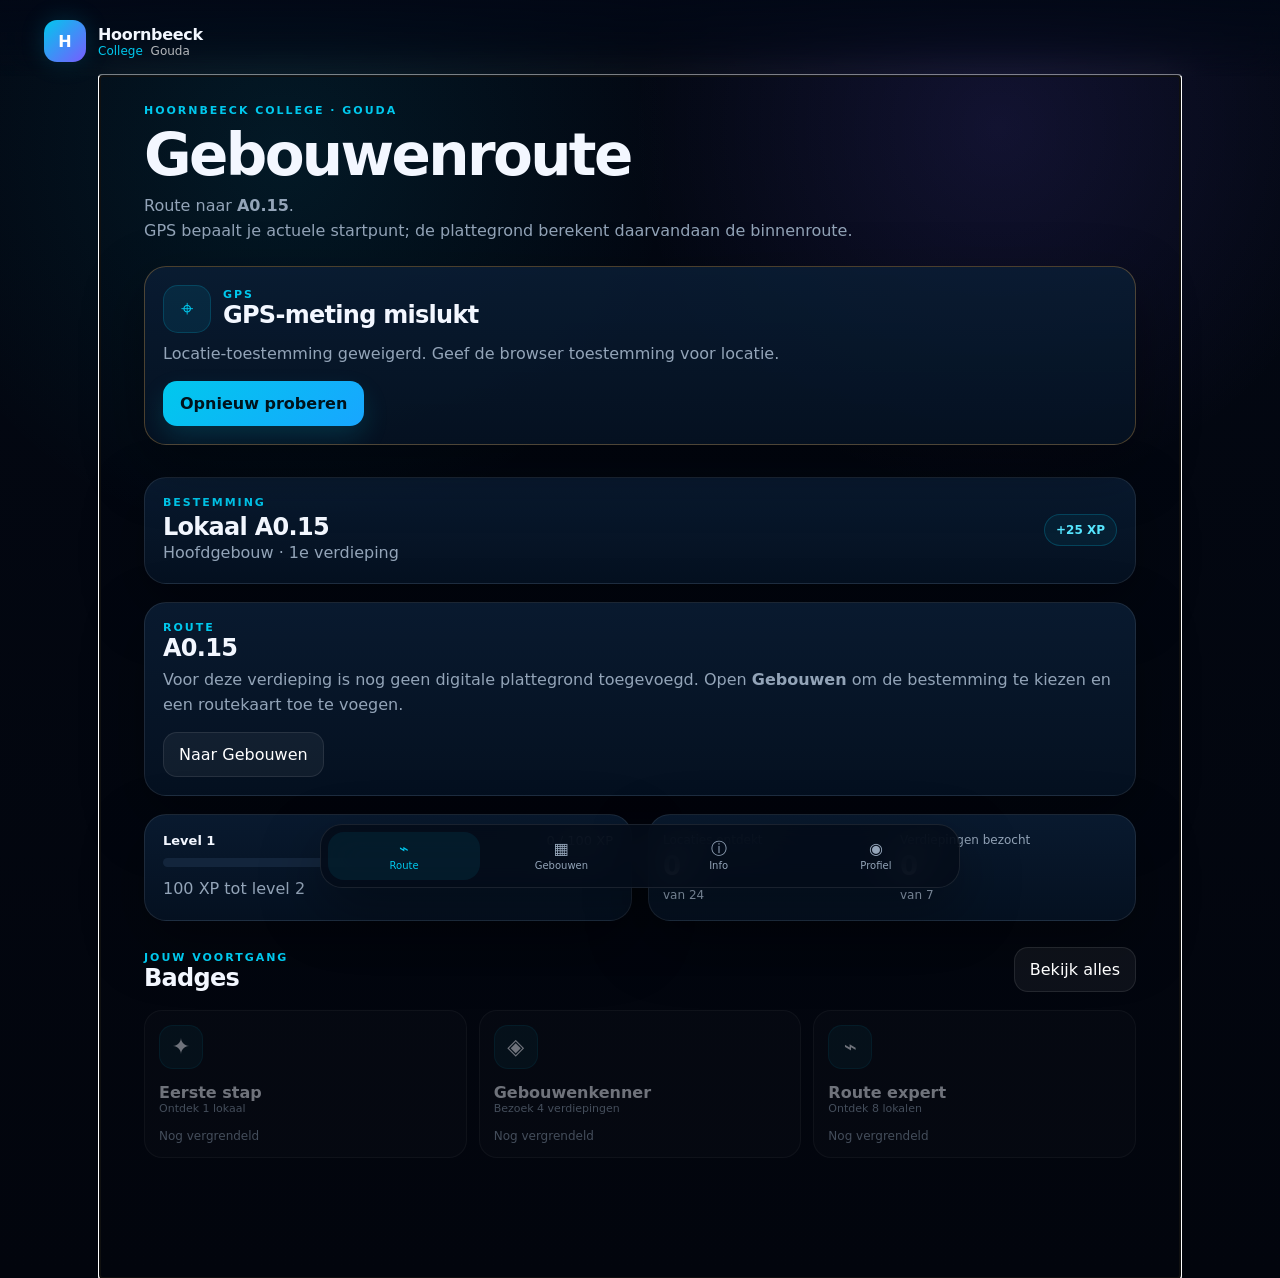
<file: index.html>
<!DOCTYPE html>
<html lang="nl">
<head>
  <meta charset="UTF-8" />
  <meta name="viewport" content="width=device-width, initial-scale=1.0, viewport-fit=cover" />
  <meta name="theme-color" content="#061327" />
  <meta name="description" content="Hoornbeeck Campusroute PWA — ontdek lokalen, verdiepingen en verdien XP en badges." />
  <link rel="manifest" href="manifest.json" />
  <link rel="icon" href="icons/icon-192.png" />
  <link rel="apple-touch-icon" href="icons/icon-192.png" />
  <link rel="stylesheet" href="styles.css?v=9-lokaalkeuze" />
  <title>Gebouwenroute · Hoornbeeck Gouda</title>
</head>
<body>
  <div class="app-shell">
    <header class="topbar">
      <div class="brand" aria-label="Hoornbeeck College Gouda">
        <div class="brand-mark">H</div>
        <div>
          <div class="brand-title">Hoornbeeck</div>
          <div class="brand-subtitle">College <span>Gouda</span></div>
        </div>
      </div>
      <button class="icon-button" id="installBtn" hidden aria-label="Installeer app">＋</button>
    </header>

    <main id="app" class="main-content" tabindex="-1"></main>

    <nav class="bottom-nav" aria-label="Hoofdnavigatie">
      <button class="nav-item is-active" data-route="route">
        <span class="nav-icon">⌁</span><span>Route</span>
      </button>
      <button class="nav-item" data-route="buildings">
        <span class="nav-icon">▦</span><span>Gebouwen</span>
      </button>
      <button class="nav-item" data-route="info">
        <span class="nav-icon">ⓘ</span><span>Info</span>
      </button>
      <button class="nav-item" data-route="profile">
        <span class="nav-icon">◉</span><span>Profiel</span>
      </button>
    </nav>
  </div>

  <div id="toast" class="toast" role="status" aria-live="polite"></div>
  <script src="app.js?v=9-lokaalkeuze"></script>
</body>
</html>
</file>
<file: styles.css>
:root {
  --bg: #020816;
  --panel: #07172b;
  --panel-2: #0a1d34;
  --text: #f3f7ff;
  --muted: #93a4b8;
  --cyan: #00c8ed;
  --cyan-2: #57e6ff;
  --purple: #785cff;
  --line: rgba(255,255,255,.09);
  --success: #30d99d;
  --warning: #f5b84c;
  --shadow: 0 22px 60px rgba(0,0,0,.35);
  --radius: 22px;
}

* { box-sizing: border-box; }
html { scroll-behavior: smooth; }
body {
  margin: 0;
  min-height: 100vh;
  font-family: Inter, ui-sans-serif, system-ui, -apple-system, BlinkMacSystemFont, "Segoe UI", sans-serif;
  background:
    radial-gradient(circle at 22% 12%, rgba(0, 200, 237, .09), transparent 26%),
    radial-gradient(circle at 78% 10%, rgba(120, 92, 255, .13), transparent 24%),
    linear-gradient(180deg, #030813 0%, #02050d 100%);
  color: var(--text);
}
button, input, select { font: inherit; }
button { border: 0; }
.app-shell { min-height: 100vh; }

.topbar {
  position: sticky;
  top: 0;
  z-index: 20;
  display: flex;
  align-items: center;
  justify-content: space-between;
  padding: 20px clamp(18px, 4vw, 44px) 14px;
  backdrop-filter: blur(16px);
  background: linear-gradient(180deg, rgba(2,8,22,.92), rgba(2,8,22,.62), transparent);
}
.brand { display: flex; gap: 12px; align-items: center; }
.brand-mark {
  width: 42px; height: 42px; border-radius: 13px;
  display: grid; place-items: center;
  color: #fff; font-weight: 900;
  background: linear-gradient(135deg, var(--cyan), var(--purple));
  box-shadow: 0 0 24px rgba(0,200,237,.18);
}
.brand-title { font-weight: 800; letter-spacing: -.02em; }
.brand-subtitle { font-size: 12px; color: var(--cyan); }
.brand-subtitle span { color: #fff; opacity: .7; margin-left: 4px; }
.icon-button {
  width: 40px; height: 40px; border-radius: 50%; background: rgba(255,255,255,.06);
  color: #fff; cursor: pointer; border: 1px solid var(--line);
}

.main-content {
  width: min(1080px, 100%);
  margin: 0 auto;
  padding: 6px clamp(18px, 4vw, 44px) 120px;
}
.screen { display: grid; gap: 18px; }
.hero { padding: 22px 0 4px; }
.eyebrow { color: var(--cyan); text-transform: uppercase; letter-spacing: .18em; font-size: 11px; font-weight: 800; }
h1 { font-size: clamp(32px, 7vw, 58px); line-height: 1.02; margin: 9px 0; letter-spacing: -.045em; }
h2 { margin: 0; font-size: 24px; letter-spacing: -.03em; }
h3 { margin: 0; font-size: 17px; }
p { margin: 0; color: var(--muted); line-height: 1.55; }

.grid-2 { display: grid; grid-template-columns: repeat(2, minmax(0,1fr)); gap: 16px; }
.grid-3 { display: grid; grid-template-columns: repeat(3, minmax(0,1fr)); gap: 14px; }
.card {
  background: linear-gradient(180deg, rgba(10,29,52,.88), rgba(5,18,34,.92));
  border: 1px solid var(--line);
  border-radius: var(--radius);
  box-shadow: var(--shadow);
  padding: 18px;
}
.card.tight { padding: 14px; }

.route-visual {
  min-height: 390px;
  position: relative;
  overflow: hidden;
  background:
    linear-gradient(rgba(5, 17, 32, .72), rgba(5,17,32,.88)),
    radial-gradient(circle at 25% 45%, rgba(0,200,237,.13), transparent 24%),
    radial-gradient(circle at 68% 30%, rgba(120,92,255,.15), transparent 28%),
    #071426;
}
.route-visual::before {
  content: "";
  position: absolute; inset: -15%;
  background-image: linear-gradient(rgba(255,255,255,.04) 1px, transparent 1px), linear-gradient(90deg, rgba(255,255,255,.04) 1px, transparent 1px);
  background-size: 56px 56px;
  transform: rotate(-7deg) scale(1.15);
}
.route-lines { position: absolute; inset: 0; }
.route-line { position: absolute; height: 4px; border-radius: 999px; transform-origin: left center; box-shadow: 0 0 14px currentColor; }
.l1 { left: 15%; top: 75%; width: 44%; transform: rotate(-27deg); color: var(--purple); background: currentColor; }
.l2 { left: 42%; top: 55%; width: 26%; transform: rotate(32deg); color: var(--cyan); background: currentColor; }
.l3 { left: 61%; top: 68%; width: 19%; transform: rotate(-53deg); color: var(--cyan); background: currentColor; }
.route-pin {
  position: absolute; width: 18px; height: 18px; border-radius: 50%; border: 4px solid #061326;
  box-shadow: 0 0 0 3px rgba(255,255,255,.1), 0 0 18px currentColor;
}
.pin-start { left: 14%; top: 74%; color: var(--purple); background: var(--purple); }
.pin-mid { left: 56%; top: 53%; color: var(--cyan); background: var(--cyan); }
.pin-end { left: 79%; top: 34%; color: var(--cyan); background: var(--cyan); width: 22px; height: 22px; }
.visual-caption { position: absolute; left: 18px; bottom: 18px; }
.visual-caption strong { display: block; font-size: 20px; margin-top: 5px; }

.stop-card { display: flex; align-items: center; justify-content: space-between; gap: 16px; }
.stop-meta { display: flex; gap: 14px; align-items: center; }
.thumb { width: 64px; height: 64px; border-radius: 16px; background: linear-gradient(135deg, #263f59, #0c243d); display: grid; place-items: center; border: 1px solid var(--line); font-weight: 900; color: var(--cyan); }
.kicker { font-size: 12px; color: var(--muted); }
.local-id { font-weight: 900; font-size: 19px; margin-top: 2px; }
.badge-xp { display: inline-flex; align-items: center; gap: 6px; padding: 7px 10px; border: 1px solid rgba(0,200,237,.2); color: var(--cyan-2); border-radius: 999px; background: rgba(0,200,237,.06); font-weight: 700; font-size: 12px; }

.primary {
  background: linear-gradient(135deg, var(--cyan), #18a6ff);
  color: #00131c; font-weight: 900; padding: 13px 17px; border-radius: 14px; cursor: pointer;
  box-shadow: 0 12px 26px rgba(0, 200, 237, .15);
}
.secondary {
  background: rgba(255,255,255,.05); color: #fff; padding: 12px 15px; border-radius: 14px; cursor: pointer; border: 1px solid var(--line);
}
.primary:active,.secondary:active { transform: translateY(1px); }

.progress-wrap { display: grid; gap: 10px; }
.progress-top { display: flex; justify-content: space-between; gap: 12px; font-size: 13px; }
.progress { height: 9px; border-radius: 999px; background: #13253c; overflow: hidden; }
.progress > span { display: block; height: 100%; border-radius: inherit; background: linear-gradient(90deg, var(--cyan), var(--purple)); }
.stat strong { font-size: 26px; display: block; margin: 3px 0; }
.stat span { color: var(--muted); font-size: 12px; }

.section-head { display:flex; align-items: end; justify-content: space-between; gap: 16px; margin-top: 8px; }
.section-head p { font-size: 13px; }

.building-list { display:grid; gap: 12px; }
.building-row {
  display:grid; grid-template-columns: 1fr auto; gap: 16px; align-items:center;
  padding:16px; border-radius:18px; border:1px solid var(--line); background:rgba(255,255,255,.03);
}
.building-row:hover { border-color: rgba(0,200,237,.22); }
.row-main { display:flex; align-items:center; gap:12px; }
.floor-chips { display:flex; flex-wrap:wrap; gap:6px; margin-top:9px; }
.chip { font-size:11px; color:var(--muted); border:1px solid var(--line); padding:5px 8px; border-radius:999px; }
.chip.done { color: var(--success); border-color: rgba(48,217,157,.25); }

.detail-header { display:flex; align-items:flex-start; justify-content:space-between; gap:16px; }
.detail-title { display:flex; gap:14px; align-items:center; }
.big-icon { width:58px;height:58px;border-radius:18px; display:grid; place-items:center; font-weight:900; background:linear-gradient(145deg, rgba(0,200,237,.15), rgba(120,92,255,.2)); border:1px solid var(--line); color:var(--cyan); }
.floor-list { display:grid; gap:10px; }
.floor-card { display:flex; align-items:center; justify-content:space-between; gap:12px; padding:14px; border:1px solid var(--line); border-radius:16px; }
.floor-card.visited { border-color: rgba(48,217,157,.28); background: rgba(48,217,157,.04); }
.floor-card small { display:block; color:var(--muted); margin-top:3px; }

.badge-grid { display:grid; grid-template-columns: repeat(3, minmax(0,1fr)); gap: 12px; }
.badge {
  min-height: 148px; display:flex; flex-direction:column; justify-content:space-between; gap:10px;
  padding:14px; border-radius:18px; border:1px solid var(--line); background:rgba(255,255,255,.03);
}
.badge.locked { opacity:.45; }
.badge-icon { width:44px;height:44px;border-radius:14px;display:grid;place-items:center;font-size:22px;background:rgba(0,200,237,.09);border:1px solid rgba(0,200,237,.16); }
.badge-name { font-weight:800; }
.badge-req { font-size:11px;color:var(--muted); }

.timeline { display:grid; gap:9px; }
.activity { display:flex; align-items:flex-start; gap:10px; padding:13px; border:1px solid var(--line); border-radius:15px; }
.activity-dot { width:28px;height:28px;border-radius:10px;display:grid;place-items:center;background:rgba(0,200,237,.09);color:var(--cyan);flex:none; }
.activity strong { font-size:13px; }
.activity span { display:block; color:var(--muted); font-size:11px; margin-top:2px; }

.profile-head { display:flex; align-items:center; gap:14px; }
.avatar { width:64px;height:64px;border-radius:50%; display:grid;place-items:center; background:linear-gradient(135deg,var(--purple),#2f8eff); font-weight:900; font-size:21px; }
.profile-head p { font-size:13px; }
.action-row { display:flex; gap:10px; flex-wrap:wrap; }

.info-row { display:flex; justify-content:space-between; align-items:center; gap:12px; padding:14px 0; border-bottom:1px solid var(--line); }
.info-row:last-child { border-bottom:0; }
.info-row span { color:var(--muted); font-size:13px; }

.bottom-nav {
  position: fixed; left: 50%; bottom: 12px; transform: translateX(-50%); z-index: 30;
  width: min(640px, calc(100% - 24px)); display:grid; grid-template-columns: repeat(4,1fr); gap:5px;
  padding: 7px; border:1px solid var(--line); border-radius:22px; background:rgba(4,12,25,.88); backdrop-filter:blur(18px); box-shadow:var(--shadow);
  padding-bottom: calc(7px + env(safe-area-inset-bottom));
}
.nav-item { display:grid; justify-items:center; gap:3px; padding:9px 4px; border-radius:16px; background:transparent; color:var(--muted); cursor:pointer; font-size:10px; }
.nav-item.is-active { color: var(--cyan); background:rgba(0,200,237,.08); }
.nav-icon { font-size:16px; line-height:1; }

.toast {
  position:fixed; left:50%; bottom:98px; transform:translate(-50%, 14px); z-index:50;
  background:#061326; border:1px solid rgba(0,200,237,.3); color:#fff; padding:12px 15px; border-radius:14px; box-shadow:var(--shadow);
  opacity:0; pointer-events:none; transition:.22s ease; width: min(92vw, 420px); text-align:center; font-size:13px;
}
.toast.show { opacity:1; transform:translate(-50%,0); }

@media (max-width: 760px) {
  .grid-2, .grid-3 { grid-template-columns: 1fr; }
  .badge-grid { grid-template-columns: repeat(2, minmax(0,1fr)); }
  .stop-card { align-items: flex-start; flex-direction:column; }
  .stop-card .primary { width:100%; }
  .route-visual { min-height: 330px; }
}
@media (max-width: 420px) {
  h1 { font-size: 35px; }
  .badge-grid { grid-template-columns: 1fr; }
  .building-row { grid-template-columns: 1fr; }
}

.gps-card {
  position: relative;
  overflow: hidden;
}
.gps-card.success { border-color: rgba(48,217,157,.32); background: linear-gradient(180deg, rgba(8,45,45,.92), rgba(5,25,36,.94)); }
.gps-card.warn { border-color: rgba(255,184,77,.28); }
.gps-header { display:flex; align-items:center; gap:12px; margin-bottom:9px; }
.gps-icon {
  width:48px; height:48px; flex:none; display:grid; place-items:center; border-radius:15px;
  color:var(--cyan); background:rgba(0,200,237,.09); border:1px solid rgba(0,200,237,.18); font-size:22px;
}
.gps-card.success .gps-icon { color:var(--success); background:rgba(48,217,157,.08); border-color:rgba(48,217,157,.18); }
.gps-actions { display:flex; align-items:center; gap:12px; flex-wrap:wrap; margin-top:14px; }
.gps-live { display:inline-flex; align-items:center; gap:7px; color:var(--muted); font-size:12px; }
.gps-live i { width:8px; height:8px; border-radius:50%; background:var(--success); box-shadow:0 0 0 5px rgba(48,217,157,.08); }
.gps-live.is-stale i { background:var(--muted); box-shadow:none; }
[hidden] { display:none !important; }
button:disabled { opacity:.52; cursor:not-allowed; box-shadow:none; }

.floor-map-list { display:grid; gap:16px; margin-top:16px; }
.floor-map-card { padding-bottom:16px; }
.map-head { margin:0 0 6px; align-items:center; }
.map-status { font-size:11px; color:var(--muted); border:1px solid var(--line); border-radius:999px; padding:6px 9px; white-space:nowrap; }
.map-status.done { color:var(--success); border-color:rgba(48,217,157,.28); background:rgba(48,217,157,.05); }
.map-help { font-size:12px; margin-top:4px; }
.floor-map { position:relative; margin-top:14px; border:1px solid var(--line); border-radius:18px; overflow:hidden; background:#f6f7f9; }
.floor-map img { display:block; width:100%; height:auto; }
.map-markers { position:absolute; inset:0; }
.map-marker {
  position:absolute; transform:translate(-50%,-50%); min-width:62px; padding:6px 7px; border-radius:12px; border:1px solid rgba(0,200,237,.5);
  background:rgba(3,18,35,.92); color:#fff; cursor:pointer; box-shadow:0 8px 18px rgba(0,0,0,.3), 0 0 0 3px rgba(0,200,237,.08);
  display:grid; gap:2px; justify-items:center; backdrop-filter:blur(5px);
}
.map-marker span { font-weight:900; font-size:11px; }
.map-marker i { font-style:normal; font-size:9px; color:var(--cyan); }
.map-marker.done { border-color:rgba(48,217,157,.55); background:rgba(4,53,50,.94); }
.map-marker.done i { color:var(--success); }
.map-marker:active { transform:translate(-50%,-50%) scale(.98); }

@media (max-width: 520px) {
  .map-marker { min-width:54px; padding:5px 5px; }
  .map-marker span { font-size:10px; }
}

/* Routeweergave op de aangeleverde plattegrond */
.route-summary { display:flex; align-items:center; justify-content:space-between; gap:16px; margin-top:14px; }
.route-summary h2 { margin-top:4px; }
.route-badge { padding:8px 11px; border-radius:999px; border:1px solid rgba(0,200,237,.22); background:rgba(0,200,237,.06); color:var(--cyan-2); font-size:12px; font-weight:800; white-space:nowrap; }
.link-button { text-decoration:none; display:inline-flex; align-items:center; justify-content:center; }
.route-map-card { margin-top:14px; }
.route-map { background:#f7f8fa; }
.route-overlay { position:absolute; inset:0; width:100%; height:100%; pointer-events:none; overflow:visible; }
.route-shadow { fill:none; stroke:rgba(3,9,18,.82); stroke-width:7; stroke-linecap:round; stroke-linejoin:round; vector-effect:non-scaling-stroke; }
.route-path { fill:none; stroke:#16d9f4; stroke-width:4; stroke-linecap:round; stroke-linejoin:round; vector-effect:non-scaling-stroke; filter:drop-shadow(0 0 5px rgba(22,217,244,.75)); stroke-dasharray:6 4; animation: routeDash 1.8s linear infinite; }
.gps-accuracy-area { fill:rgba(120,92,255,.16); stroke:rgba(120,92,255,.65); stroke-width:1.5; vector-effect:non-scaling-stroke; }
.gps-accuracy-area.is-stale { opacity:.4; }
.app-version { display:block; margin-top:4px; font-size:10px; opacity:.7; }
.map-calibration { margin-top:14px; padding:14px; border:1px solid rgba(255,184,77,.32); border-radius:14px; background:rgba(255,184,77,.045); }
.map-calibration summary { cursor:pointer; font-weight:800; }
.map-calibration p { margin-top:10px; font-size:12px; color:var(--muted); }
.map-calibration label { display:block; margin-top:12px; margin-bottom:6px; font-size:13px; font-weight:700; }
.calibration-rooms { display:grid; grid-template-columns:repeat(auto-fit,minmax(84px,1fr)); gap:8px; margin-top:8px; }
.calibration-room { min-height:52px; padding:10px 8px; color:var(--text); background:var(--panel); border:1px solid var(--line); border-radius:10px; cursor:pointer; font-weight:800; }
.calibration-room small { display:block; margin-top:3px; color:var(--muted); font-size:11px; }
.calibration-room[aria-pressed="true"] { border-color:var(--cyan); background:rgba(0,200,237,.16); box-shadow:0 0 0 1px var(--cyan); }
.calibration-room:focus-visible { outline:3px solid var(--cyan); outline-offset:2px; }
.map-calibration .action-row { margin-top:12px; flex-wrap:wrap; }
@keyframes routeDash { to { stroke-dashoffset:-20; } }
.route-start-marker, .route-end-marker { position:absolute; transform:translate(-50%,-50%); border-radius:999px; display:grid; place-items:center; font-weight:900; letter-spacing:.04em; z-index:4; }
.route-start-marker { width:30px; height:30px; background:#785cff; color:#fff; box-shadow:0 0 0 4px rgba(120,92,255,.18),0 0 18px rgba(120,92,255,.55); transition:left .25s linear,top .25s linear; }
.route-start-marker span, .route-end-marker span { font-size:8px; }
.route-end-marker { min-width:48px; height:34px; padding:0 9px; background:#061326; color:#fff; border:2px solid var(--cyan); box-shadow:0 0 0 4px rgba(0,200,237,.12),0 0 18px rgba(0,200,237,.4); }
.route-instructions { display:grid; gap:8px; margin-top:14px; }
.route-step { display:grid; grid-template-columns:32px 1fr; gap:11px; align-items:center; padding:10px 12px; border:1px solid var(--line); border-radius:14px; background:rgba(255,255,255,.025); }
.route-step > span { width:32px; height:32px; border-radius:10px; display:grid; place-items:center; background:rgba(0,200,237,.08); color:var(--cyan); font-weight:900; }
.route-step small { display:block; margin-top:2px; color:var(--muted); font-size:11px; }
.route-actions { margin-top:14px; }
.route-map.is-ready { box-shadow:0 0 0 1px rgba(0,200,237,.12), 0 18px 50px rgba(0,200,237,.06); }
@media (max-width: 520px) {
  .route-summary { align-items:flex-start; flex-direction:column; }
  .route-badge { align-self:flex-start; }
}

.route-live-box {
  margin-top: 12px; padding: 12px 14px; border:1px solid rgba(0,200,237,.16); border-radius:14px;
  background:rgba(0,200,237,.045); display:flex; justify-content:space-between; align-items:center; gap:12px; flex-wrap:wrap;
}
.route-live-box strong { display:block; font-size:13px; }
.route-live-box small { display:block; color:var(--muted); margin-top:3px; font-size:11px; }
.route-map .route-start-marker { background:#785cff; }
.route-map .route-start-marker::after {
  content:''; position:absolute; width:46px; height:46px; border-radius:50%; border:1px solid rgba(120,92,255,.28);
  animation:gpsPulse 1.8s ease-out infinite;
}
.route-map .route-start-marker.is-stale { background:#637083; box-shadow:0 0 0 4px rgba(99,112,131,.18); }
.route-map .route-start-marker.is-outside { width:44px; background:#825817; }
.route-map .route-start-marker.is-stale::after { animation:none; opacity:0; }
@media (prefers-reduced-motion: reduce) {
  .route-start-marker { transition:none; }
  .route-path, .route-map .route-start-marker::after { animation:none; }
}
@keyframes gpsPulse { 0% { transform:scale(.55); opacity:.8; } 100% { transform:scale(1.25); opacity:0; } }


.arrival-box {
  margin-top:12px; padding:12px 14px; border:1px solid rgba(255,184,77,.2); border-radius:14px;
  background:rgba(255,184,77,.045); display:flex; justify-content:space-between; align-items:center; gap:12px;
}
.arrival-box.done { border-color:rgba(48,217,157,.3); background:rgba(48,217,157,.045); }
.arrival-box strong { display:block; font-size:13px; }
.arrival-box small { display:block; color:var(--muted); margin-top:3px; font-size:11px; }
.arrival-distance { min-width:48px; text-align:right; font-weight:900; color:var(--cyan); }
.arrival-box.done .arrival-distance { color:var(--success); }
.arrival-note { color:var(--muted); font-size:11px; }
.arrival-note.done { color:var(--success); font-weight:800; }


/* Offline status */
.offline-banner {
  display: flex;
  align-items: flex-start;
  gap: 10px;
  padding: 12px 14px;
  margin: 12px 0;
  border: 1px solid rgba(255,255,255,.12);
  border-radius: 14px;
  background: rgba(255,255,255,.05);
}
.offline-banner strong { display: block; white-space: nowrap; }
.offline-banner span, .offline-note { opacity: .78; font-size: .9rem; line-height: 1.35; }
.offline-note { display: inline-flex; align-items: center; padding: 9px 12px; border-radius: 10px; background: rgba(255,255,255,.05); }
</file>
